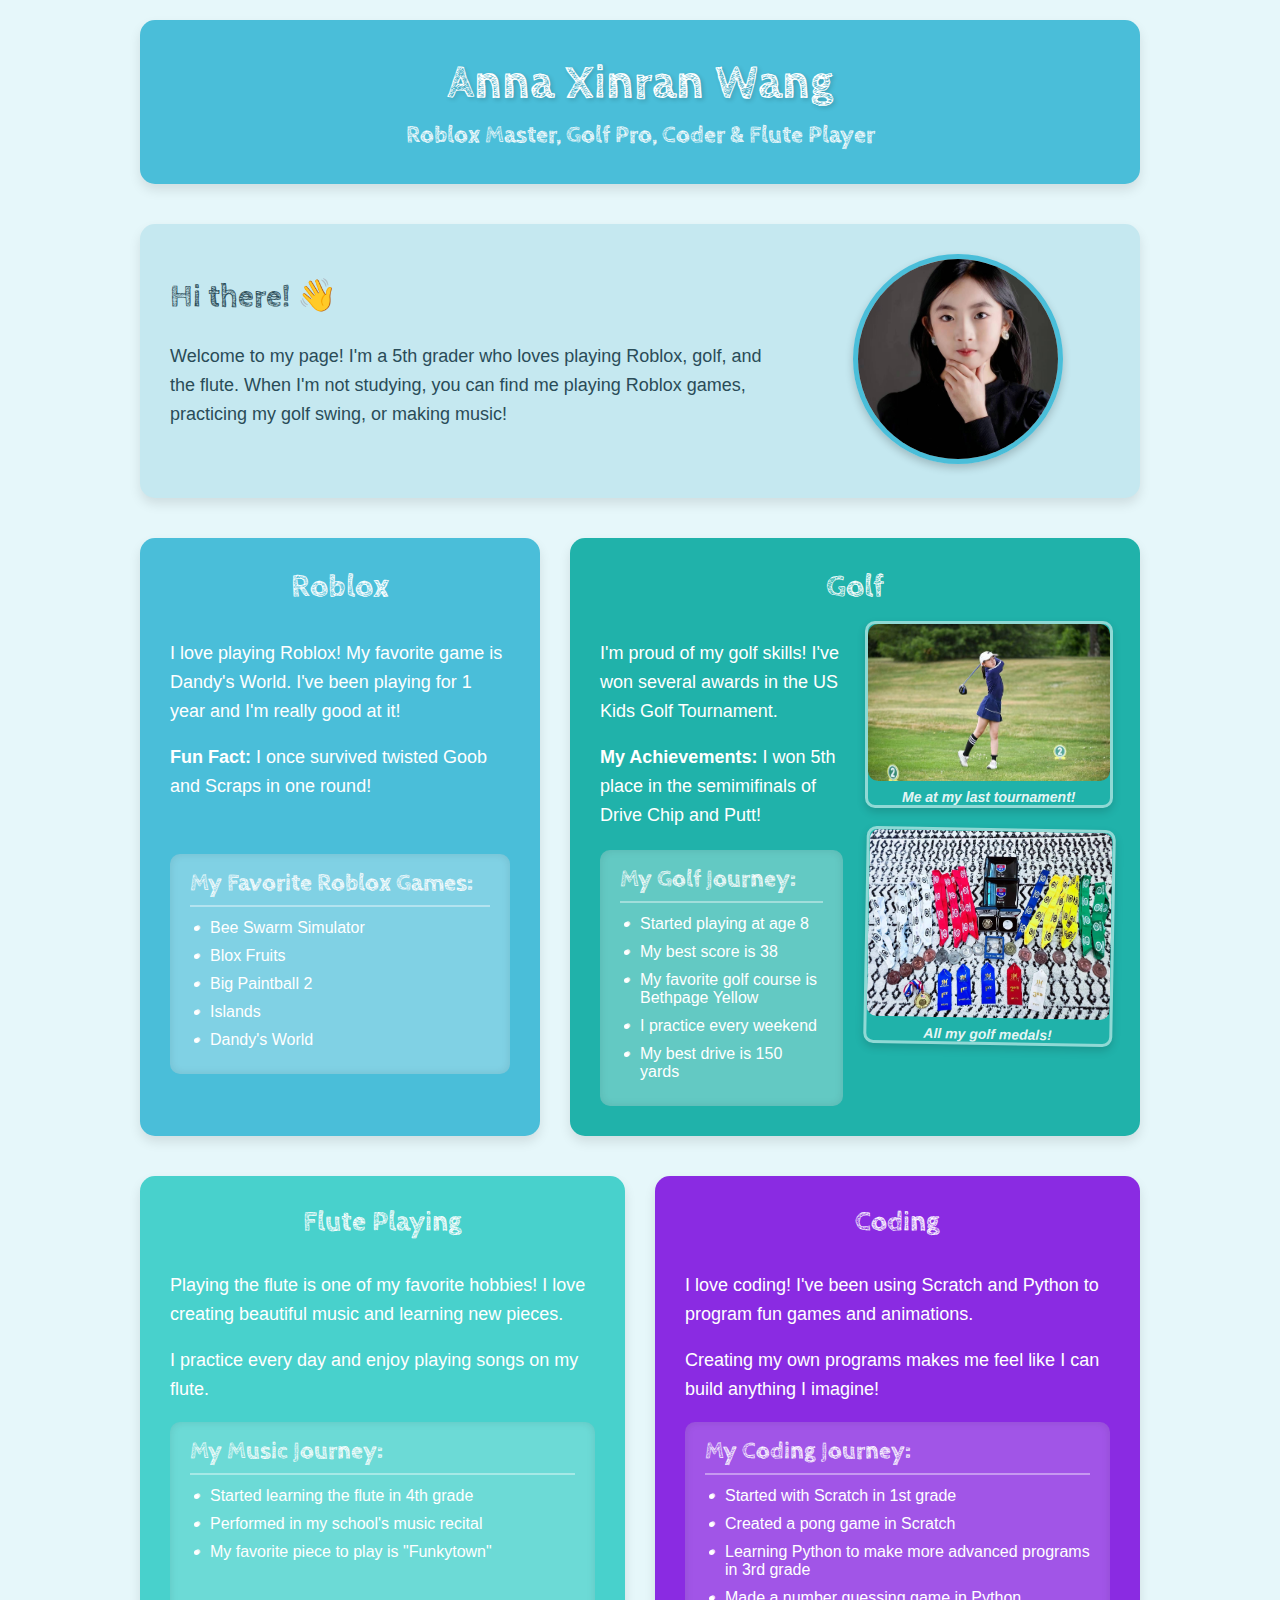
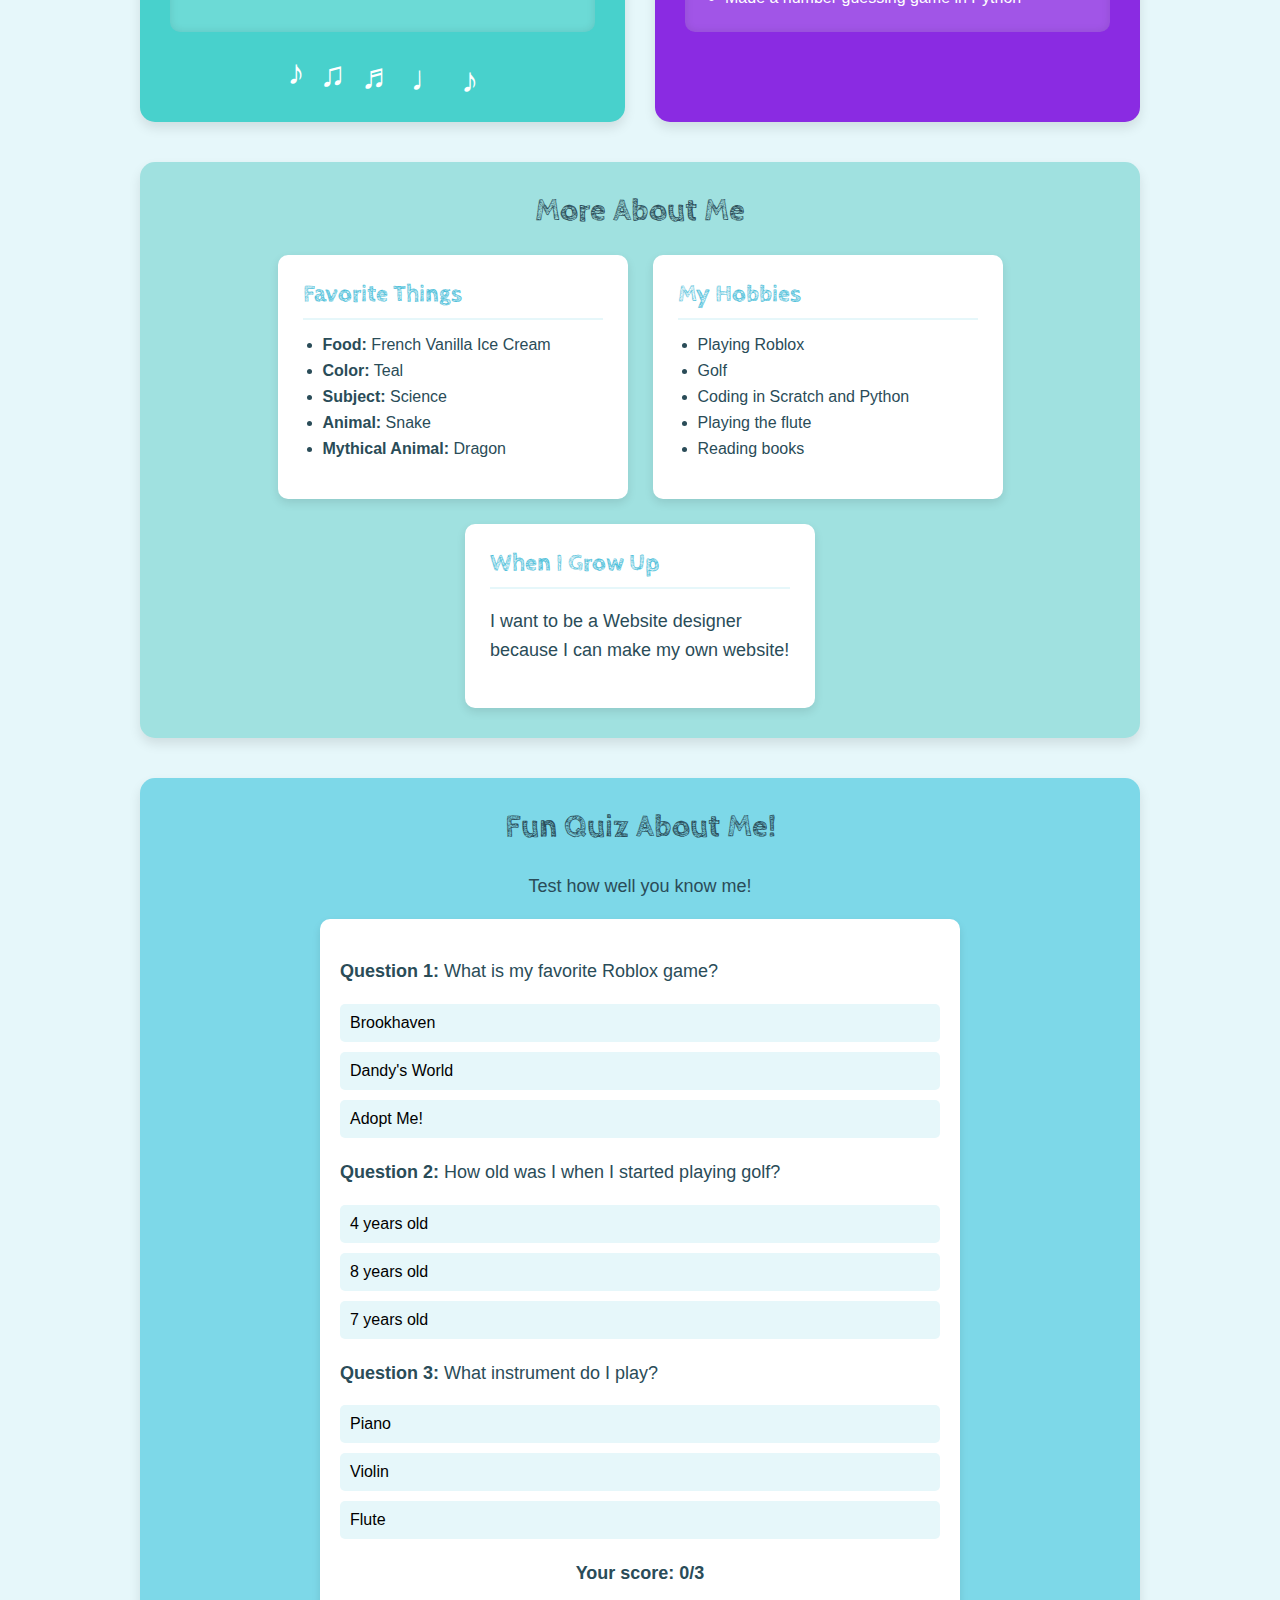
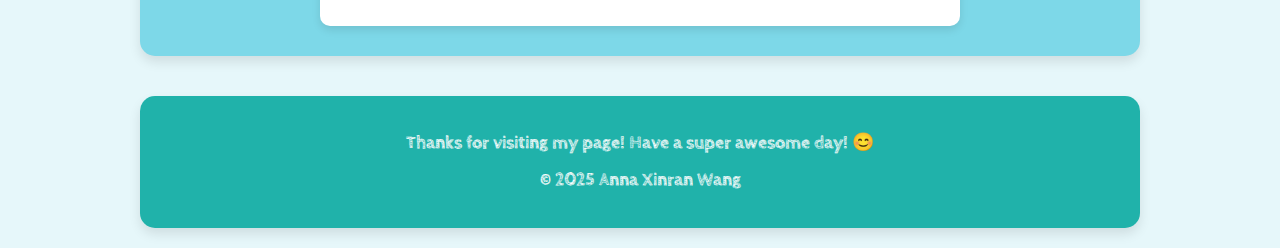
<file: index.html>
<!DOCTYPE html>
<html lang="en">
<head>
    <meta charset="UTF-8">
    <meta name="viewport" content="width=device-width, initial-scale=1.0">
    <meta name="description" content="Anna Xinran Wang's personal homepage - 5th grader who loves Roblox, golf, and playing the flute. Join me on my adventure!">
    <meta name="keywords" content="Anna Wang, Roblox, Golf, Flute, 5th grade, kid website, music, hobbies">
    <meta name="author" content="Anna Xinran Wang">
    <meta name="robots" content="index, follow">
    <title>Anna Xinran Wang | 5th Grade Roblox Master, Golf Pro & Flute Player</title>
    <link rel="preconnect" href="https://fonts.googleapis.com">
    <link rel="preconnect" href="https://fonts.gstatic.com" crossorigin>
    <link href="https://fonts.googleapis.com/css2?family=Cabin+Sketch:wght@400;700&display=swap" rel="stylesheet">
    <link rel="stylesheet" href="https://cdnjs.cloudflare.com/ajax/libs/font-awesome/6.4.2/css/all.min.css">
    <link rel="stylesheet" href="styles.css">
</head>
<body>
    <div class="container">
        <header title="Click me for a surprise!">
            <h1>Anna Xinran Wang</h1>
            <div class="tagline">Roblox Master, Golf Pro, Coder & Flute Player</div>
        </header>
        
        <main>
            <section class="intro-section">
                <div class="intro-text">
                    <h2>Hi there! <span class="wave">👋</span></h2>
                    <p>Welcome to my page! I'm a 5th grader who loves playing Roblox, golf, and the flute. When I'm not studying, you can find me playing Roblox games, practicing my golf swing, or making music!</p>
                </div>
                <div class="profile-pic">
                    <img id="profile-img" src="images/profile.jpg" alt="Anna Xinran Wang - 5th grade student smiling" class="profile-image">
                </div>
            </section>
            
            <section class="content-boxes">
                <article class="box roblox-box">
                    <h2>Roblox</h2>
                    <div class="box-content">
                        <div class="box-text">
                            <p>I love playing Roblox! My favorite game is Dandy's World. I've been playing for 1 year and I'm really good at it!</p>
                            <p><strong>Fun Fact:</strong> I once survived twisted Goob and Scraps in one round!</p>
                        </div>
                    
                        <div class="details-section">
                            <h3>My Favorite Roblox Games:</h3>
                            <ul>
                                <li>Bee Swarm Simulator</li>
                                <li>Blox Fruits</li>
                                <li>Big Paintball 2</li>
                                <li>Islands</li>
                                <li>Dandy's World</li>
                            </ul>
                        </div>
                    </div>
                </article>
                
                <article class="box golf-box">
                    <h2>Golf</h2>
                    <div class="golf-content-wrapper">
                        <div class="golf-text">
                            <p>I'm proud of my golf skills! I've won several awards in the US Kids Golf Tournament.</p>
                            <p><strong>My Achievements:</strong> I won 5th place in the semimifinals of Drive Chip and Putt!</p>
                            <div class="details-section">
                                <h3>My Golf Journey:</h3>
                                <ul>
                                    <li>Started playing at age 8</li>
                                    <li>My best score is 38</li>
                                    <li>My favorite golf course is Bethpage Yellow</li>
                                    <li>I practice every weekend</li>
                                    <li>My best drive is 150 yards</li>
                                </ul>
                            </div>
                        </div>
                        <div class="golf-images">
                            <div class="image-container">
                                <img id="golf-img" src="images/golf.jpg" alt="Anna playing golf at a tournament" class="content-image">
                                <div class="image-caption">Me at my last tournament!</div>
                            </div>
                            <div class="image-container second-image">
                                <img id="golf-img2" src="images/golf2.jpg" alt="Anna showing off her golf medals" class="content-image">
                                <div class="image-caption">All my golf medals!</div>
                            </div>
                        </div>
                    </div>
                </article>
            </section>
            
            <div class="skills-container">
                <section class="flute-section">
                    <h2>Flute Playing</h2>
                    <div class="flute-content">
                        <div class="flute-text">
                            <p>Playing the flute is one of my favorite hobbies! I love creating beautiful music and learning new pieces.</p>
                            <p>I practice every day and enjoy playing songs on my flute.</p>
                            <div class="flute-achievements">
                                <h3>My Music Journey:</h3>
                                <ul>
                                    <li>Started learning the flute in 4th grade</li>
                                    <li>Performed in my school's music recital</li>
                                    <li>My favorite piece to play is "Funkytown"</li>
                                </ul>
                            </div>
                        </div>
                    </div>
                    <div class="music-notes">
                        <div class="note">♪</div>
                        <div class="note">♫</div>
                        <div class="note">♬</div>
                        <div class="note">♩</div>
                        <div class="note">♪</div>
                    </div>
                </section>
                
                <section id="coding-section" class="coding-section">
                    <h2>Coding</h2>
                    <div class="coding-content">
                        <div class="coding-text">
                            <p>I love coding! I've been using Scratch and Python to program fun games and animations.</p>
                            <p>Creating my own programs makes me feel like I can build anything I imagine!</p>
                            <div class="coding-achievements">
                                <h3>My Coding Journey:</h3>
                                <ul>
                                    <li>Started with Scratch in 1st grade</li>
                                    <li>Created a pong game in Scratch</li>
                                    <li>Learning Python to make more advanced programs in 3rd grade</li>
                                    <li>Made a number guessing game in Python</li>
                                </ul>
                            </div>
                        </div>
                    </div>
                </section>
            </div>
            
            <section class="fun-facts-section">
                <h2>More About Me</h2>
                <div class="facts-container">
                    <div class="fact-box">
                        <h3>Favorite Things</h3>
                        <ul>
                            <li><strong>Food:</strong> French Vanilla Ice Cream</li>
                            <li><strong>Color:</strong> Teal</li>
                            <li><strong>Subject:</strong> Science</li>
                            <li><strong>Animal:</strong> Snake</li>
                            <li><strong>Mythical Animal:</strong> Dragon</li>
                        </ul>
                    </div>
                    <div class="fact-box">
                        <h3>My Hobbies</h3>
                        <ul>
                            <li>Playing Roblox</li>
                            <li>Golf</li>
                            <li>Coding in Scratch and Python</li>
                            <li>Playing the flute</li>
                            <li>Reading books</li>
                        </ul>
                    </div>
                    <div class="fact-box">
                        <h3>When I Grow Up</h3>
                        <p>I want to be a Website designer because I can make my own website!</p>
                    </div>
                </div>
            </section>
            
            <section class="quiz-section">
                <h2>Fun Quiz About Me!</h2>
                <p>Test how well you know me!</p>
                <div class="quiz-container">
                    <div class="quiz-question">
                        <p><strong>Question 1:</strong> What is my favorite Roblox game?</p>
                        <button class="quiz-option" data-correct="false">Brookhaven</button>
                        <button class="quiz-option" data-correct="true">Dandy's World</button>
                        <button class="quiz-option" data-correct="false">Adopt Me!</button>
                    </div>
                    <div class="quiz-question">
                        <p><strong>Question 2:</strong> How old was I when I started playing golf?</p>
                        <button class="quiz-option" data-correct="false">4 years old</button>
                        <button class="quiz-option" data-correct="true">8 years old</button>
                        <button class="quiz-option" data-correct="false">7 years old</button>
                    </div>
                    <div class="quiz-question">
                        <p><strong>Question 3:</strong> What instrument do I play?</p>
                        <button class="quiz-option" data-correct="false">Piano</button>
                        <button class="quiz-option" data-correct="false">Violin</button>
                        <button class="quiz-option" data-correct="true">Flute</button>
                    </div>
                    <div class="quiz-result">
                        <p>Your score: <span id="quiz-score">0</span>/3</p>
                    </div>
                </div>
            </section>
        </main>
        
        <footer>
            <p>Thanks for visiting my page! Have a super awesome day! 😊</p>
            <p>&copy; <span id="current-year">2025</span> Anna Xinran Wang</p>
        </footer>
    </div>
    
    <script src="script.js"></script>
    <script>
        // Error handling for images
        document.getElementById('roblox-img').onerror = function() {
            this.src = 'https://via.placeholder.com/400x300?text=Add+Your+Roblox+Screenshot';
        };
        
        document.getElementById('golf-img').onerror = function() {
            this.src = 'https://via.placeholder.com/400x300?text=Add+Your+Golf+Photo';
        };
        
        document.getElementById('golf-img2').onerror = function() {
            this.src = 'https://via.placeholder.com/400x300?text=Add+Your+Second+Golf+Photo';
        };
        
        document.getElementById('profile-img').onerror = function() {
            this.src = 'https://via.placeholder.com/200x200?text=Add+Your+Profile+Photo';
        };
        
        // Update copyright year
        document.getElementById('current-year').textContent = new Date().getFullYear();
    </script>
    
    <!-- Schema.org structured data for SEO -->
    <script type="application/ld+json">
    {
      "@context": "https://schema.org",
      "@type": "ProfilePage",
      "mainEntity": {
        "@type": "Person",
        "name": "Anna Xinran Wang",
        "description": "5th grader who loves Roblox, golf, coding, and playing the flute",
        "knowsAbout": ["Roblox", "Golf", "Flute", "Music", "Coding", "Scratch", "Python"],
        "image": "images/profile.jpg"
      },
      "about": {
        "@type": "Person",
        "name": "Anna Xinran Wang",
        "hobbies": ["Roblox", "Golf", "Coding", "Playing the flute", "Reading books"]
      },
      "speakable": {
        "@type": "SpeakableSpecification",
        "cssSelector": ["header", ".intro-section"]
      }
    }
    </script>
</body>
</html>
</file>
<file: styles.css>
body {
    font-family: 'Arial', sans-serif;
    background-color: #e6f7fa;
    margin: 0;
    padding: 0;
    color: #2a4c58;
}

.container {
    max-width: 1000px;
    margin: 0 auto;
    padding: 20px;
}

header {
    background-color: #4abed9;
    color: white;
    padding: 35px 0;
    text-align: center;
    border-radius: 15px;
    margin-bottom: 40px;
    box-shadow: 0 6px 12px rgba(0,0,0,0.1);
    cursor: pointer;
}

h1 {
    font-family: 'Cabin Sketch', cursive;
    font-size: 48px;
    margin: 0;
    text-shadow: 2px 2px 4px rgba(0,0,0,0.2);
}

h2 {
    font-family: 'Cabin Sketch', cursive;
    font-size: 32px;
    margin-top: 0;
}

h3 {
    font-family: 'Cabin Sketch', cursive;
    font-size: 24px;
    margin-top: 15px;
    margin-bottom: 10px;
}

.tagline {
    font-size: 24px;
    margin-top: 10px;
    font-weight: bold;
    font-family: 'Cabin Sketch', cursive;
}

/* Waving Hand Animation */
.wave {
    display: inline-block;
    animation-name: wave-animation;
    animation-duration: 2.5s;
    animation-iteration-count: infinite;
    transform-origin: 70% 70%;
}

@keyframes wave-animation {
    0% { transform: rotate(0.0deg); }
    10% { transform: rotate(14.0deg); }
    20% { transform: rotate(-8.0deg); }
    30% { transform: rotate(14.0deg); }
    40% { transform: rotate(-4.0deg); }
    50% { transform: rotate(10.0deg); }
    60% { transform: rotate(0.0deg); }
    100% { transform: rotate(0.0deg); }
}

/* Intro Section */
.intro-section {
    display: flex;
    gap: 30px;
    margin-bottom: 40px;
    background-color: #c5e8f0;
    border-radius: 15px;
    padding: 30px;
    box-shadow: 0 6px 12px rgba(0,0,0,0.1);
    align-items: center;
}

.intro-text {
    flex: 2;
}

.profile-pic {
    flex: 1;
    text-align: center;
}

.profile-image {
    width: 200px;
    height: 200px;
    border-radius: 50%;
    object-fit: cover;
    border: 5px solid #4abed9;
    box-shadow: 0 4px 8px rgba(0,0,0,0.2);
}

/* Main Content Boxes */
.content-boxes {
    display: flex;
    gap: 30px;
    margin-bottom: 40px;
    flex-wrap: wrap;
}

.box {
    padding: 30px;
    border-radius: 15px;
    box-shadow: 0 6px 12px rgba(0,0,0,0.1);
    display: flex;
    flex-direction: column;
}

.box h2 {
    margin-bottom: 15px;
    text-align: center;
}

.box-content {
    display: flex;
    flex-direction: column;
    height: 100%;
}

.box-text {
    margin-bottom: 15px;
}

.roblox-box {
    flex: 1;
    min-width: 300px;
    background-color: #4abed9;
    color: white;
}

.roblox-box .image-container {
    border: 3px solid rgba(255, 255, 255, 0.5);
    box-shadow: 0 4px 8px rgba(0,0,0,0.15);
}

.golf-box {
    flex: 1.5;
    min-width: 350px;
    background-color: #20b2aa;
    color: white;
}

.golf-content-wrapper {
    display: flex;
    gap: 25px;
    align-items: flex-start;
    height: 100%;
}

.golf-text {
    flex: 1;
}

.golf-images {
    flex: 1;
    display: flex;
    flex-direction: column;
    align-items: center;
    gap: 20px;
}

.golf-images .image-container {
    width: 100%;
    margin-top: 0;
    border: 3px solid rgba(255, 255, 255, 0.5);
    box-shadow: 0 4px 8px rgba(0,0,0,0.15);
}

.second-image {
    margin-top: 0;
    transform: rotate(1deg);
    transition: all 0.3s ease;
}

.second-image:hover {
    transform: rotate(-1deg) scale(1.02);
}

.image-caption {
    text-align: center;
    margin-top: 8px;
    font-style: italic;
    font-size: 14px;
    color: rgba(255, 255, 255, 0.9);
    font-weight: 600;
}

p {
    font-size: 18px;
    line-height: 1.6;
}

.image-container {
    margin-top: 15px;
    border-radius: 10px;
    overflow: hidden;
}

.content-image {
    width: 100%;
    height: auto;
    display: block;
    border-radius: 10px;
    transition: transform 0.3s ease;
}

.content-image:hover {
    transform: scale(1.02);
}

.details-section {
    margin-top: 20px;
    background-color: rgba(255, 255, 255, 0.3);
    padding: 15px 20px;
    border-radius: 10px;
    box-shadow: inset 0 0 8px rgba(0,0,0,0.1);
}

.details-section h3 {
    margin-top: 0;
    border-bottom: 2px solid rgba(255, 255, 255, 0.4);
    padding-bottom: 8px;
    margin-bottom: 12px;
}

.details-section ul {
    padding-left: 20px;
    margin-top: 10px;
    margin-bottom: 10px;
}

.details-section li {
    margin-bottom: 10px;
    font-size: 16px;
    position: relative;
}

.details-section li:before {
    content: "•";
    position: absolute;
    left: -15px;
    color: rgba(255, 255, 255, 0.8);
    font-weight: bold;
}

/* Skills Container for Flute and Coding Sections */
.skills-container {
    display: flex;
    gap: 30px;
    margin-bottom: 40px;
}

.flute-section, 
.coding-section {
    flex: 1;
    margin-bottom: 0;
    min-width: 0;
    max-width: none;
    margin-left: 0;
    margin-right: 0;
    display: flex;
    flex-direction: column;
    justify-content: space-between;
    height: auto;
}

.flute-content,
.coding-content {
    flex-grow: 1;
    display: flex;
    flex-direction: column;
    position: relative;
    z-index: 1;
}

.flute-text,
.coding-text {
    flex-grow: 1;
}

.flute-achievements,
.coding-achievements {
    margin-top: auto;
    min-height: 180px;
    background-color: rgba(255, 255, 255, 0.2);
    padding: 15px 20px;
    border-radius: 10px;
    box-shadow: inset 0 0 8px rgba(0,0,0,0.1);
}

.flute-achievements h3,
.coding-achievements h3 {
    margin-top: 0;
    border-bottom: 2px solid rgba(255, 255, 255, 0.4);
    padding-bottom: 8px;
    margin-bottom: 12px;
}

.flute-achievements ul,
.coding-achievements ul {
    padding-left: 20px;
    margin-top: 10px;
    margin-bottom: 10px;
}

.flute-achievements li,
.coding-achievements li {
    margin-bottom: 10px;
    font-size: 16px;
    position: relative;
}

.flute-achievements li:before,
.coding-achievements li:before {
    content: "•";
    position: absolute;
    left: -15px;
    color: rgba(255, 255, 255, 0.8);
    font-weight: bold;
}

.music-notes {
    display: flex;
    justify-content: center;
    margin-top: 20px;
    gap: 15px;
}

.note {
    font-size: 35px;
    cursor: pointer;
    animation: float 1.5s ease-in-out infinite;
    transition: all 0.3s ease;
}

.note:nth-child(2) {
    animation-delay: 0.3s;
}

.note:nth-child(3) {
    animation-delay: 0.6s;
}

.note:nth-child(4) {
    animation-delay: 0.9s;
}

.note:nth-child(5) {
    animation-delay: 1.2s;
}

.note:hover {
    font-size: 45px;
    animation: bounce 1s infinite;
    text-shadow: 0 0 10px rgba(255,255,255,0.8);
}

@keyframes float {
    0%, 100% {
        transform: translateY(0);
    }
    50% {
        transform: translateY(-15px);
    }
}

@keyframes bounce {
    0%, 20%, 50%, 80%, 100% {transform: translateY(0);}
    40% {transform: translateY(-20px);}
    60% {transform: translateY(-10px);}
}

@keyframes pulse {
    0% {transform: scale(1);}
    50% {transform: scale(1.05);}
    100% {transform: scale(1);}
}

@keyframes rainbow-text {
    0% {color: #ff9aa2;}
    25% {color: #c4faf8;}
    50% {color: #b5ead7;}
    75% {color: #ffdac1;}
    100% {color: #ff9aa2;}
}

@keyframes spin {
    0% {transform: rotate(0deg);}
    100% {transform: rotate(360deg);}
}

/* Fun Facts Section */
.fun-facts-section {
    margin-bottom: 40px;
    padding: 30px;
    background-color: #a0e1e0;
    border-radius: 15px;
    box-shadow: 0 6px 12px rgba(0,0,0,0.1);
}

.fun-facts-section h2 {
    text-align: center;
    margin-bottom: 25px;
    color: #2a4c58;
}

.facts-container {
    display: flex;
    gap: 25px;
    flex-wrap: wrap;
    justify-content: center;
}

.fact-box {
    flex: 1;
    min-width: 250px;
    max-width: 300px;
    background-color: white;
    padding: 25px;
    border-radius: 10px;
    box-shadow: 0 4px 10px rgba(0,0,0,0.1);
    transition: all 0.3s ease;
    position: relative;
    z-index: 1;
    overflow: hidden;
}

.fact-box:hover {
    transform: translateY(-7px);
    box-shadow: 0 12px 20px rgba(0,0,0,0.15);
}

.fact-box:after {
    content: "";
    position: absolute;
    top: -10px;
    left: -10px;
    right: -10px;
    bottom: -10px;
    background: linear-gradient(45deg, #4abed9, #48d1cc, #20b2aa);
    z-index: -1;
    transform: scale(0.95);
    filter: blur(20px);
    opacity: 0;
    transition: all 0.3s ease;
}

.fact-box:hover:after {
    opacity: 0.7;
}

.fact-box h3 {
    color: #4abed9;
    margin-top: 0;
    border-bottom: 2px solid #e6f7fa;
    padding-bottom: 10px;
}

.fact-box ul {
    padding-left: 20px;
}

.fact-box li {
    margin-bottom: 8px;
}

/* Quiz Section */
.quiz-section {
    margin-bottom: 40px;
    padding: 30px;
    background-color: #7dd8e8;
    border-radius: 15px;
    box-shadow: 0 6px 12px rgba(0,0,0,0.1);
    text-align: center;
}

.quiz-container {
    background-color: white;
    padding: 20px;
    border-radius: 10px;
    box-shadow: 0 4px 8px rgba(0,0,0,0.1);
    max-width: 600px;
    margin: 0 auto;
}

.quiz-question {
    margin-bottom: 20px;
    text-align: left;
}

.quiz-option {
    display: block;
    width: 100%;
    padding: 10px;
    margin-bottom: 10px;
    background-color: #e6f7fa;
    border: none;
    border-radius: 5px;
    cursor: pointer;
    text-align: left;
    font-size: 16px;
    transition: all 0.3s ease;
    position: relative;
    overflow: hidden;
}

.quiz-option:hover {
    background-color: #c5e8f0;
    transform: translateX(5px);
    padding-left: 15px;
}

.quiz-option:before {
    content: ">";
    position: absolute;
    left: -20px;
    transition: all 0.3s ease;
    color: #4abed9;
    font-weight: bold;
}

.quiz-option:hover:before {
    left: 5px;
}

.quiz-option.correct {
    background-color: #a0e1e0;
}

.quiz-option.incorrect {
    background-color: #ffd6d6;
}

.quiz-result {
    margin-top: 20px;
    font-weight: bold;
    font-size: 18px;
}

/* Footer */
footer {
    text-align: center;
    padding: 25px;
    background-color: #20b2aa;
    border-radius: 15px;
    font-weight: bold;
    font-size: 18px;
    font-family: 'Cabin Sketch', cursive;
    color: white;
    box-shadow: 0 6px 12px rgba(0,0,0,0.1);
}

footer p {
    margin: 8px 0;
}

/* Responsive Design */
@media (max-width: 768px) {
    .container {
        padding: 15px;
    }
    
    header {
        padding: 25px 0;
        margin-bottom: 30px;
    }
    
    .skills-container {
        flex-direction: column;
        gap: 20px;
    }
    
    .flute-section,
    .coding-section {
        margin-bottom: 30px;
    }
    
    .intro-section, 
    .flute-section,
    .coding-section,
    .fun-facts-section,
    .quiz-section, 
    footer {
        padding: 20px;
    }
    
    .content-boxes {
        gap: 20px;
        margin-bottom: 30px;
    }
    
    .content-boxes,
    .intro-section,
    .facts-container,
    .golf-content-wrapper {
        flex-direction: column;
    }
    
    .box {
        padding: 20px;
    }
    
    .box h2 {
        font-size: 28px;
    }
    
    h1 {
        font-size: 36px;
    }
    
    .tagline {
        font-size: 20px;
    }
    
    .profile-image {
        width: 150px;
        height: 150px;
    }
    
    .fact-box {
        min-width: auto;
        padding: 20px;
    }
    
    .golf-images {
        margin-top: 15px;
    }
    
    .facts-container {
        gap: 15px;
    }
}

@media (max-width: 480px) {
    h1 {
        font-size: 30px;
    }
    
    h2 {
        font-size: 24px;
    }
    
    h3 {
        font-size: 20px;
    }
    
    p {
        font-size: 16px;
    }
    
    .tagline {
        font-size: 18px;
    }
}

/* Making header more fun */
header:hover {
    background-image: linear-gradient(to right, #4abed9, #48d1cc, #20b2aa, #48d1cc, #4abed9);
    background-size: 200% auto;
    animation: gradient-shift 3s linear infinite;
}

@keyframes gradient-shift {
    0% {background-position: 0% center;}
    100% {background-position: 200% center;}
}

/* Fun hover effects for boxes */
.box:hover {
    transform: translateY(-5px);
    box-shadow: 0 10px 20px rgba(0,0,0,0.15);
    transition: all 0.3s ease;
}

.roblox-box:hover h2 {
    animation: rainbow-text 4s infinite;
}

.golf-box:hover h2 {
    animation: pulse 2s infinite;
}

/* Fun profile pic effect */
.profile-pic:hover .profile-image {
    transform: rotate(10deg) scale(1.1);
    border-color: #48d1cc;
    box-shadow: 0 8px 16px rgba(0,0,0,0.2), 0 0 20px rgba(74,190,217,0.4);
}

/* Message popup and special effects */
.popup-message {
    position: fixed;
    top: 50%;
    left: 50%;
    transform: translate(-50%, -50%) scale(0);
    background-color: #4abed9;
    color: white;
    padding: 15px 25px;
    border-radius: 50px;
    font-size: 20px;
    font-weight: bold;
    z-index: 1001;
    box-shadow: 0 5px 30px rgba(0,0,0,0.2);
    opacity: 0;
    transition: all 0.5s cubic-bezier(0.175, 0.885, 0.32, 1.275);
    font-family: 'Cabin Sketch', cursive;
}

.popup-message.show {
    transform: translate(-50%, -50%) scale(1);
    opacity: 1;
}

/* Rainbow mode */
.rainbow-mode {
    animation: rainbow-background 10s linear infinite;
}

.rainbow-mode * {
    animation: rainbow-text 3s linear infinite !important;
}

@keyframes rainbow-background {
    0% {background-color: #ff9aa2;}
    20% {background-color: #ffb347;}
    40% {background-color: #b5ead7;}
    60% {background-color: #c7ceea;}
    80% {background-color: #ffdac1;}
    100% {background-color: #ff9aa2;}
}

/* Coding Section */
.coding-section {
    background-color: #8a2be2; /* Purple color */
    border-radius: 15px;
    box-shadow: 0 6px 12px rgba(0,0,0,0.1);
    color: white;
    padding: 30px;
    position: relative;
    overflow: hidden;
}

.coding-section:before {
    content: "";
    position: absolute;
    top: -50%;
    left: -50%;
    width: 200%;
    height: 200%;
    background: radial-gradient(circle, rgba(255,255,255,0.1) 0%, rgba(255,255,255,0) 70%);
    transform: rotate(30deg);
    z-index: 0;
    pointer-events: none;
    opacity: 0;
    transition: opacity 0.8s ease;
}

.coding-section:hover:before {
    opacity: 1;
    animation: spin 20s linear infinite;
}

.coding-section h2 {
    text-align: center;
    margin-bottom: 15px;
    font-size: 28px;
}

.coding-text {
    width: 100%;
}

.coding-icons {
    display: flex;
    flex-wrap: wrap;
    justify-content: center;
    gap: 20px;
    margin-top: 30px;
    perspective: 1000px;
}

.coding-icons .icon {
    width: 60px;
    height: 60px;
    background-color: #f8f9fa;
    display: flex;
    justify-content: center;
    align-items: center;
    border-radius: 12px;
    box-shadow: 0 4px 8px rgba(0, 0, 0, 0.1);
    font-weight: bold;
    cursor: pointer;
    transition: all 0.3s ease;
    transform-style: preserve-3d;
    animation: float-icon 3s infinite ease-in-out;
}

.coding-icons .icon:hover {
    transform: translateY(-10px) rotateX(10deg) rotateY(10deg);
    box-shadow: 0 10px 20px rgba(0, 0, 0, 0.2);
}

.coding-icons .icon::before {
    content: '';
    position: absolute;
    width: 100%;
    height: 100%;
    background: rgba(0, 0, 0, 0.1);
    border-radius: 12px;
    transform: translateZ(-10px);
    opacity: 0;
    transition: opacity 0.3s;
}

.coding-icons .icon:hover::before {
    opacity: 1;
}

.coding-icons .icon i {
    font-size: 30px;
    color: #333;
    transition: transform 0.3s, color 0.3s;
}

.coding-icons .icon:hover i {
    transform: scale(1.2);
    color: #3498db;
}

.coding-icons .icon:nth-child(1) {
    background-color: #4B8BBE;
}

.coding-icons .icon:nth-child(1) i {
    color: #fff;
}

.coding-icons .icon:nth-child(2) {
    background-color: #FF5252;
}

.coding-icons .icon:nth-child(2) i {
    color: #fff;
}

.coding-icons .icon:nth-child(3) {
    background-color: #26C6DA;
}

.coding-icons .icon:nth-child(3) i {
    color: #fff;
}

.coding-icons .icon:nth-child(4) {
    background-color: #FF9800;
}

.coding-icons .icon:nth-child(4) i {
    color: #fff;
}

.coding-icons .icon:nth-child(5) {
    background-color: #7B68EE;
}

.coding-icons .icon:nth-child(5) i {
    color: #fff;
}

.coding-icons .icon:nth-child(6) {
    background-color: #43A047;
}

.coding-icons .icon:nth-child(6) i {
    color: #fff;
}

@keyframes float-icon {
    0% {
        transform: translateY(0) rotate(0deg);
    }
    50% {
        transform: translateY(-10px) rotate(2deg);
    }
    100% {
        transform: translateY(0) rotate(0deg);
    }
}

.section-intro {
    text-align: center;
    font-size: 1.1rem;
    margin-bottom: 20px;
    color: #555;
}

/* Flute Section */
.flute-section {
    background-color: #48d1cc;
    border-radius: 15px;
    box-shadow: 0 6px 12px rgba(0,0,0,0.1);
    color: white;
    padding: 30px;
    position: relative;
    overflow: hidden;
}

.flute-section:before {
    content: "";
    position: absolute;
    top: -50%;
    left: -50%;
    width: 200%;
    height: 200%;
    background: radial-gradient(circle, rgba(255,255,255,0.1) 0%, rgba(255,255,255,0) 70%);
    transform: rotate(30deg);
    z-index: 0;
    pointer-events: none;
    opacity: 0;
    transition: opacity 0.8s ease;
}

.flute-section:hover:before {
    opacity: 1;
    animation: spin 20s linear infinite;
}

.flute-section h2,
.coding-section h2 {
    text-align: center;
    margin-bottom: 15px;
    font-size: 28px;
}

.flute-text,
.coding-text {
    width: 100%;
    flex-grow: 1;
}

/* Code popup and typing effects */
.code-popup {
    position: absolute;
    background-color: #272822;
    color: #f8f8f2;
    font-family: 'Courier New', monospace;
    padding: 12px;
    border-radius: 8px;
    max-width: 300px;
    box-shadow: 0 5px 15px rgba(0,0,0,0.3);
    z-index: 100;
    font-size: 14px;
    line-height: 1.4;
    white-space: pre;
    overflow: hidden;
    border-left: 3px solid #3498db;
}

.code-popup.run {
    background-color: #1e2a3a;
    border-left-color: #2ecc71;
    transform: translateY(-3px);
    box-shadow: 0 8px 20px rgba(0,0,0,0.4);
}

.code-popup.fade-out {
    opacity: 0;
    transform: translateY(-10px);
    transition: opacity 0.8s, transform 0.8s;
}

.coding-icons .icon.typing {
    animation: typing-pulse 0.5s infinite alternate;
    box-shadow: 0 0 15px rgba(52, 152, 219, 0.8);
    transform: translateY(-5px) rotate(5deg) scale(1.1);
}

@keyframes typing-pulse {
    from {
        box-shadow: 0 0 15px rgba(52, 152, 219, 0.8);
    }
    to {
        box-shadow: 0 0 25px rgba(52, 152, 219, 1);
    }
}
</file>
